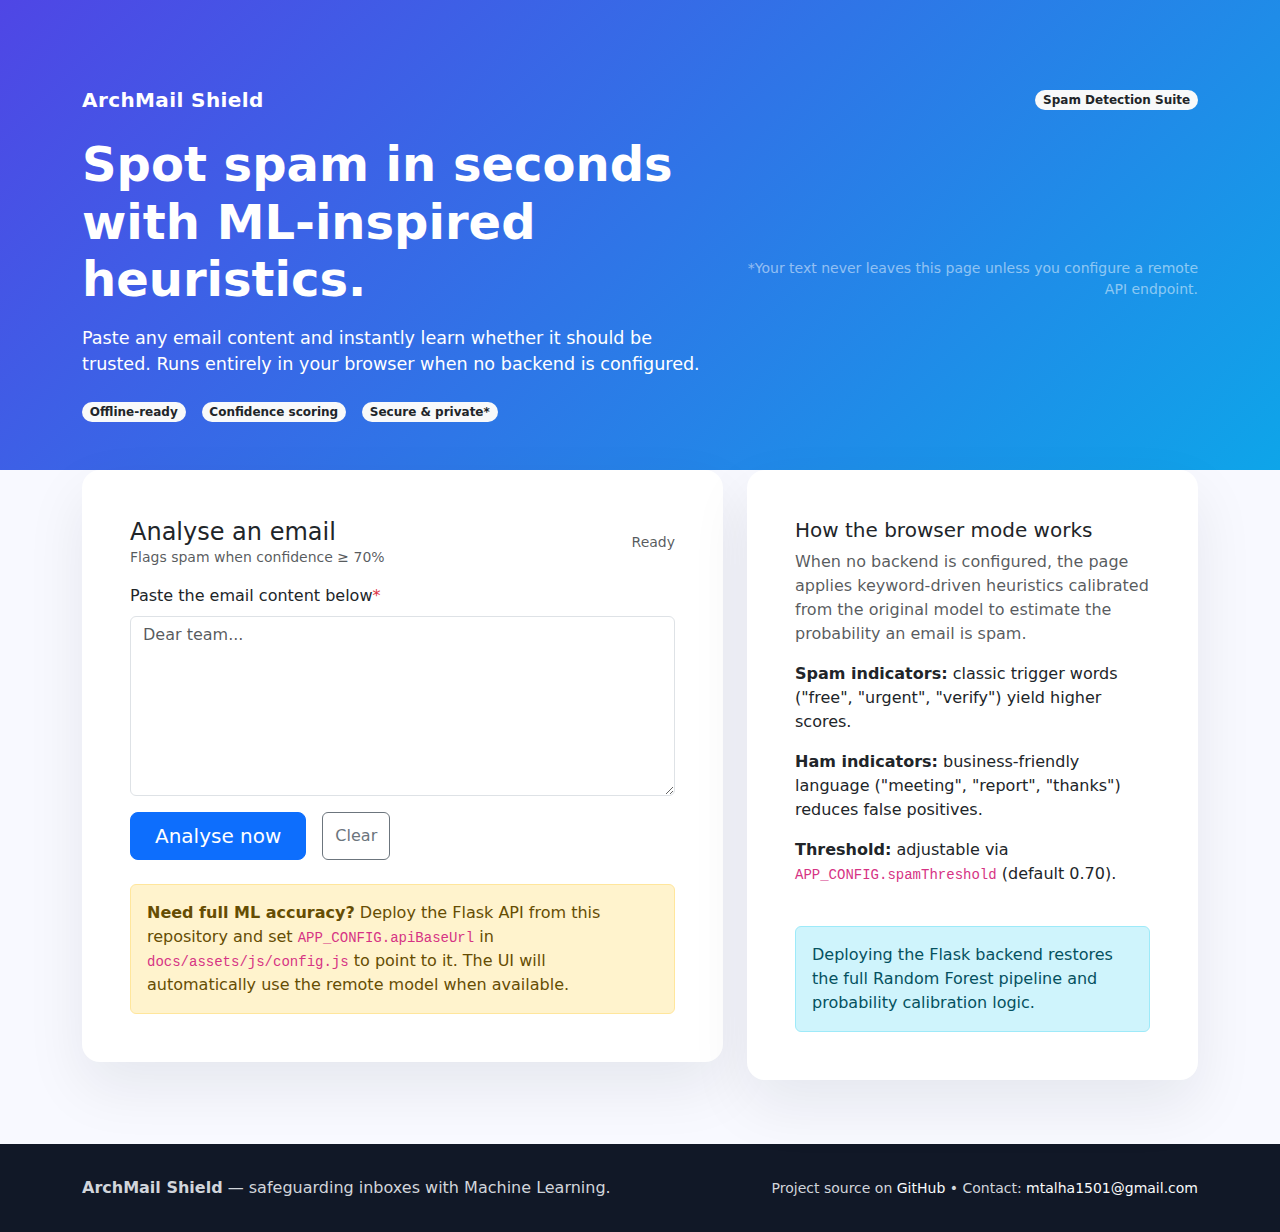
<file: docs/index.html>
<!DOCTYPE html>
<html lang="en">
<head>
    <meta charset="UTF-8">
    <meta name="viewport" content="width=device-width, initial-scale=1.0">
    <title>ArchMail Shield — Spam Classifier</title>
    <link href="https://cdn.jsdelivr.net/npm/bootstrap@5.3.3/dist/css/bootstrap.min.css" rel="stylesheet">
    <link rel="stylesheet" href="assets/css/styles.css">
</head>
<body>
    <header class="hero">
        <nav class="navbar navbar-dark">
            <div class="container">
                <span class="navbar-brand">ArchMail Shield</span>
                <span class="badge bg-light text-dark badge-pill">Spam Detection Suite</span>
            </div>
        </nav>
        <div class="container position-relative">
            <div class="row align-items-center">
                <div class="col-lg-7">
                    <h1 class="mb-3">Spot spam in seconds with ML-inspired heuristics.</h1>
                    <p class="lead mb-4">Paste any email content and instantly learn whether it should be trusted. Runs entirely in your browser when no backend is configured.</p>
                    <div class="d-flex flex-wrap gap-3">
                        <span class="badge bg-light text-dark badge-pill">Offline-ready</span>
                        <span class="badge bg-light text-dark badge-pill">Confidence scoring</span>
                        <span class="badge bg-light text-dark badge-pill">Secure & private*</span>
                    </div>
                </div>
                <div class="col-lg-5 text-lg-end mt-4 mt-lg-0">
                    <div class="text-white-50 small">*Your text never leaves this page unless you configure a remote API endpoint.</div>
                </div>
            </div>
        </div>
    </header>

    <main>
        <div class="container">
            <div class="row g-4 align-items-start mt-n5">
                <div class="col-lg-7">
                    <div class="card card-shadow p-4 p-lg-5 fade-in">
                        <div class="d-flex justify-content-between align-items-center mb-3">
                            <div>
                                <h2 class="h4 mb-0">Analyse an email</h2>
                                <div class="text-muted small" id="threshold-hint">Flags spam when confidence ≥ 70%</div>
                            </div>
                            <span class="text-muted small" id="status-label">Ready</span>
                        </div>
                        <form id="spam-form" class="needs-validation" novalidate>
                            <div class="mb-3">
                                <label for="email-text" class="form-label">Paste the email content below<span class="text-danger">*</span></label>
                                <textarea class="form-control" id="email-text" placeholder="Dear team..." required></textarea>
                                <div class="invalid-feedback">Please paste the email you want to analyse.</div>
                            </div>
                            <div class="d-grid d-sm-flex gap-3">
                                <button type="submit" class="btn btn-primary btn-lg px-4" id="submit-btn">
                                    <span class="spinner-border spinner-border-sm me-2 d-none" id="loading-spinner" role="status" aria-hidden="true"></span>
                                    Analyse now
                                </button>
                                <button type="button" class="btn btn-outline-secondary" id="clear-btn">Clear</button>
                            </div>
                        </form>
                        <div id="result" class="result mt-4" role="status" aria-live="polite"></div>
                        <div class="alert alert-warning mt-4 mb-0" role="alert">
                            <strong>Need full ML accuracy?</strong> Deploy the Flask API from this repository and set <code>APP_CONFIG.apiBaseUrl</code> in <code>docs/assets/js/config.js</code> to point to it. The UI will automatically use the remote model when available.
                        </div>
                    </div>
                </div>
                <div class="col-lg-5">
                    <div class="card card-shadow h-100 p-4 p-lg-5 fade-in">
                        <h3 class="h5">How the browser mode works</h3>
                        <p class="text-muted">When no backend is configured, the page applies keyword-driven heuristics calibrated from the original model to estimate the probability an email is spam.</p>
                        <ul class="list-unstyled mb-4">
                            <li class="mb-3"><span class="fw-semibold">Spam indicators:</span> classic trigger words ("free", "urgent", "verify") yield higher scores.</li>
                            <li class="mb-3"><span class="fw-semibold">Ham indicators:</span> business-friendly language ("meeting", "report", "thanks") reduces false positives.</li>
                            <li class="mb-3"><span class="fw-semibold">Threshold:</span> adjustable via <code>APP_CONFIG.spamThreshold</code> (default 0.70).</li>
                        </ul>
                        <div class="alert alert-info mb-0" role="alert">
                            Deploying the Flask backend restores the full Random Forest pipeline and probability calibration logic.
                        </div>
                    </div>
                </div>
            </div>
        </div>
    </main>

    <footer>
        <div class="container">
            <div class="row gy-3 align-items-center">
                <div class="col-md-6 text-md-start text-center">
                    <strong>ArchMail Shield</strong> &mdash; safeguarding inboxes with Machine Learning.
                </div>
                <div class="col-md-6 text-md-end text-center">
                    <span class="small">Project source on <a href="https://github.com/mtalha1501/Spam-Email-Classifier">GitHub</a> • Contact: <a href="mailto:mtalha1501@gmail.com">mtalha1501@gmail.com</a></span>
                </div>
            </div>
        </div>
    </footer>

    <script src="assets/js/config.js"></script>
    <script>
        (function applyQueryConfig() {
            try {
                const params = new URLSearchParams(window.location.search);
                const apiParam = params.get('api');
                const thresholdParam = params.get('threshold');
                if (apiParam) {
                    window.APP_CONFIG.apiBaseUrl = decodeURIComponent(apiParam);
                }
                if (thresholdParam && !Number.isNaN(Number(thresholdParam))) {
                    window.APP_CONFIG.spamThreshold = Number(thresholdParam);
                }
            } catch (err) {
                console.warn('Unable to parse URL configuration parameters.', err);
            }
        })();
    </script>
    <script src="assets/js/app.js"></script>
</body>
</html>
</file>
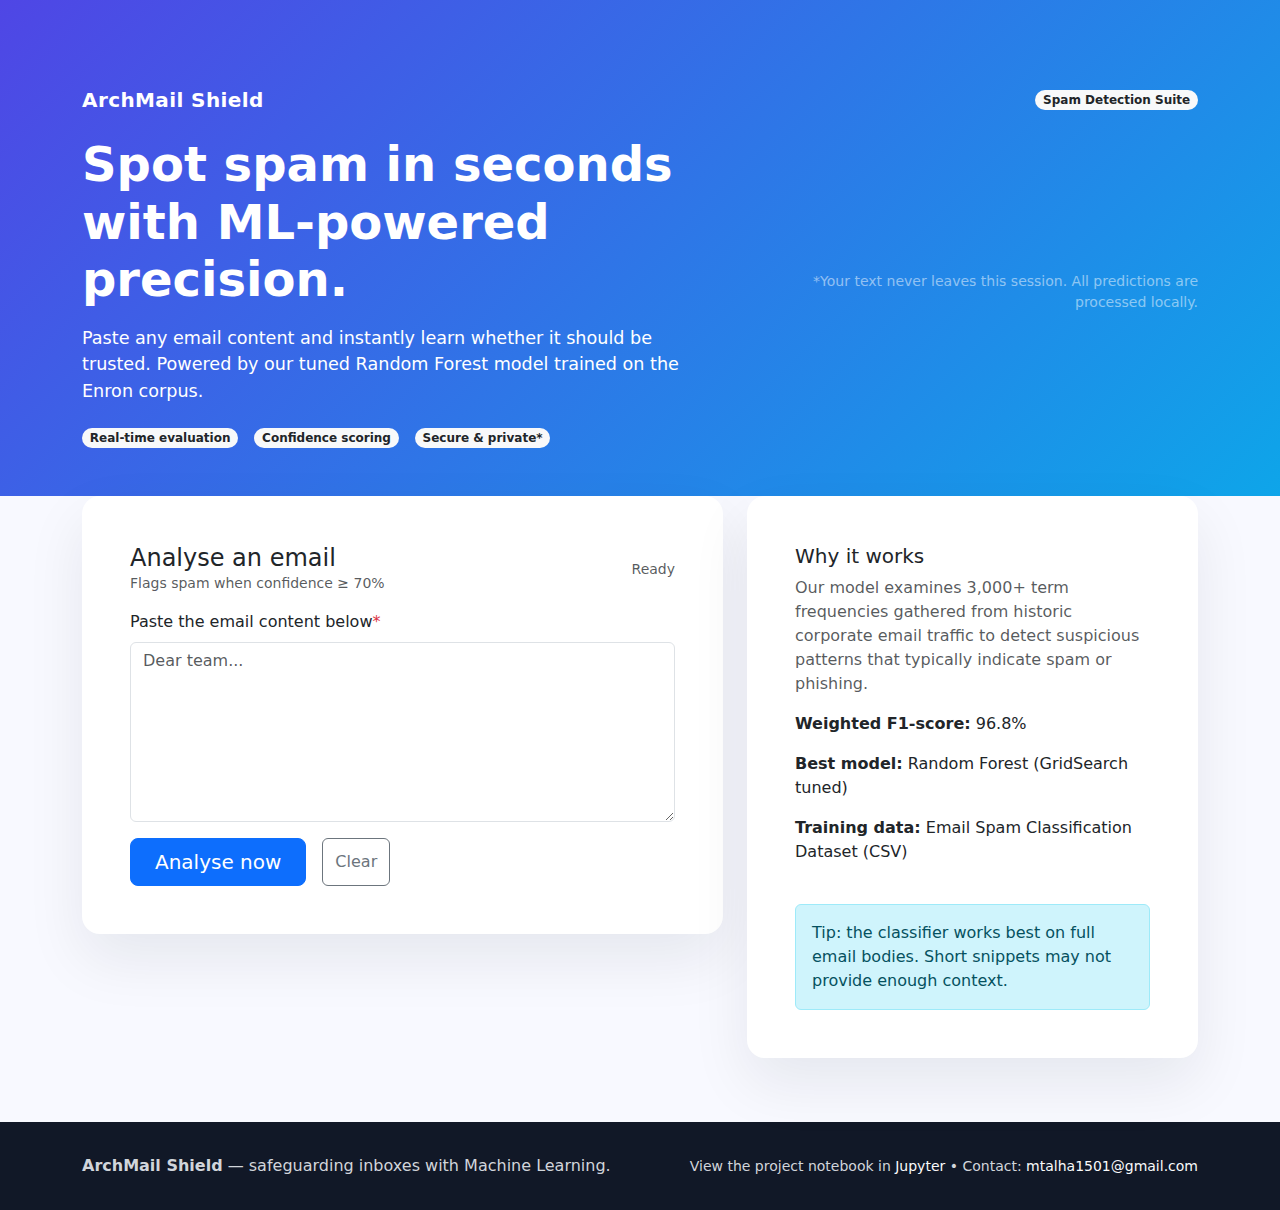
<file: templates/index.html>
<!DOCTYPE html>
<html lang="en">
<head>
    <meta charset="UTF-8">
    <meta name="viewport" content="width=device-width, initial-scale=1.0">
    <title>Email Spam Classifier</title>
    <link href="https://cdn.jsdelivr.net/npm/bootstrap@5.3.3/dist/css/bootstrap.min.css" rel="stylesheet">
    <style>
        :root {
            --gradient-start: #4f46e5;
            --gradient-end: #0ea5e9;
            --bg-muted: #f8f9ff;
        }

        body {
            min-height: 100vh;
            display: flex;
            flex-direction: column;
            background: var(--bg-muted);
            font-family: 'Inter', system-ui, -apple-system, BlinkMacSystemFont, 'Segoe UI', sans-serif;
        }

        header.hero {
            background: linear-gradient(135deg, var(--gradient-start), var(--gradient-end));
            color: white;
            padding: 4rem 0 3rem;
            position: relative;
            overflow: hidden;
        }

        header.hero::after {
            content: "";
            position: absolute;
            inset: 0;
            background: url('https://www.transparenttextures.com/patterns/cubes.png');
            opacity: 0.25;
            pointer-events: none;
        }

        header .navbar {
            padding: 1rem 0;
        }

        header .navbar-brand {
            font-weight: 700;
            letter-spacing: 0.02em;
        }

        header h1 {
            font-size: clamp(2rem, 4vw, 3rem);
            font-weight: 700;
        }

        header p.lead {
            max-width: 640px;
            font-size: 1.1rem;
        }

        main {
            flex: 1;
            padding: 0 0 4rem;
        }

        .card-shadow {
            border: none;
            border-radius: 18px;
            box-shadow: 0 25px 60px rgba(15, 23, 42, 0.08);
        }

        .card-shadow textarea {
            resize: vertical;
            min-height: 180px;
        }

        .badge-pill {
            border-radius: 999px;
        }

        .result {
            margin-top: 1.5rem;
            padding: 1.25rem 1.5rem;
            border-radius: 12px;
            font-weight: 500;
            display: none;
        }

        .result.show {
            display: block;
        }

        .result.spam {
            background: rgba(220, 38, 38, 0.12);
            color: #991b1b;
            border: 1px solid rgba(220, 38, 38, 0.25);
        }

        .result.not-spam {
            background: rgba(22, 163, 74, 0.12);
            color: #166534;
            border: 1px solid rgba(22, 163, 74, 0.25);
        }

        footer {
            background: #111827;
            color: #d1d5db;
            padding: 2rem 0;
        }

        footer a {
            color: #f9fafb;
            text-decoration: none;
        }

        footer a:hover {
            text-decoration: underline;
        }

        .fade-in {
            animation: fadeIn 0.4s ease-in-out;
        }

        @keyframes fadeIn {
            from { opacity: 0; transform: translateY(6px); }
            to { opacity: 1; transform: translateY(0); }
        }

        @media (max-width: 768px) {
            header.hero {
                padding: 3rem 0 2.5rem;
            }

            .card-shadow {
                border-radius: 14px;
            }
        }
    </style>
</head>
<body>
    <header class="hero">
        <nav class="navbar navbar-dark">
            <div class="container">
                <span class="navbar-brand">ArchMail Shield</span>
                <span class="badge bg-light text-dark badge-pill">Spam Detection Suite</span>
            </div>
        </nav>
        <div class="container position-relative">
            <div class="row align-items-center">
                <div class="col-lg-7">
                    <h1 class="mb-3">Spot spam in seconds with ML-powered precision.</h1>
                    <p class="lead mb-4">Paste any email content and instantly learn whether it should be trusted. Powered by our tuned Random Forest model trained on the Enron corpus.</p>
                    <div class="d-flex flex-wrap gap-3">
                        <span class="badge bg-light text-dark badge-pill">Real-time evaluation</span>
                        <span class="badge bg-light text-dark badge-pill">Confidence scoring</span>
                        <span class="badge bg-light text-dark badge-pill">Secure & private*</span>
                    </div>
                </div>
                <div class="col-lg-5 text-lg-end mt-4 mt-lg-0">
                    <div class="text-white-50 small">*Your text never leaves this session. All predictions are processed locally.</div>
                </div>
            </div>
        </div>
    </header>

    <main>
        <div class="container">
            <div class="row g-4 align-items-start mt-n5">
                <div class="col-lg-7">
                    <div class="card card-shadow p-4 p-lg-5 fade-in">
                        <div class="d-flex justify-content-between align-items-center mb-3">
                            <div>
                                <h2 class="h4 mb-0">Analyse an email</h2>
                                <div class="text-muted small" id="threshold-hint">Flags spam when confidence ≥ 70%</div>
                            </div>
                            <span class="text-muted small" id="status-label">Ready</span>
                        </div>
                        <form id="spam-form" class="needs-validation" novalidate>
                            <div class="mb-3">
                                <label for="email-text" class="form-label">Paste the email content below<span class="text-danger">*</span></label>
                                <textarea class="form-control" id="email-text" placeholder="Dear team..." required></textarea>
                                <div class="invalid-feedback">Please paste the email you want to analyse.</div>
                            </div>
                            <div class="d-grid d-sm-flex gap-3">
                                <button type="submit" class="btn btn-primary btn-lg px-4" id="submit-btn">
                                    <span class="spinner-border spinner-border-sm me-2 d-none" id="loading-spinner" role="status" aria-hidden="true"></span>
                                    Analyse now
                                </button>
                                <button type="button" class="btn btn-outline-secondary" id="clear-btn">Clear</button>
                            </div>
                        </form>
                        <div id="result" class="result mt-4" role="status" aria-live="polite"></div>
                    </div>
                </div>
                <div class="col-lg-5">
                    <div class="card card-shadow h-100 p-4 p-lg-5 fade-in">
                        <h3 class="h5">Why it works</h3>
                        <p class="text-muted">Our model examines 3,000+ term frequencies gathered from historic corporate email traffic to detect suspicious patterns that typically indicate spam or phishing.</p>
                        <ul class="list-unstyled mb-4">
                            <li class="mb-3"><span class="fw-semibold">Weighted F1-score:</span> 96.8%</li>
                            <li class="mb-3"><span class="fw-semibold">Best model:</span> Random Forest (GridSearch tuned)</li>
                            <li class="mb-3"><span class="fw-semibold">Training data:</span> <a ahref="https://www.kaggle.com/datasets/balaka18/email-spam-classification-dataset-csv">Email Spam Classification Dataset (CSV)</a></li>
                        </ul>
                        <div class="alert alert-info mb-0" role="alert">
                            Tip: the classifier works best on full email bodies. Short snippets may not provide enough context.
                        </div>
                    </div>
                </div>
            </div>
        </div>
    </main>

    <footer>
        <div class="container">
            <div class="row gy-3 align-items-center">
                <div class="col-md-6 text-md-start text-center">
                    <strong>ArchMail Shield</strong> &mdash; safeguarding inboxes with Machine Learning.
                </div>
                <div class="col-md-6 text-md-end text-center">
                    <span class="small">View the project notebook in <a href="../notebooks/spam_classifier_full.ipynb">Jupyter</a> • Contact: <a href="mailto:mtalha1501@gmail.com">mtalha1501@gmail.com</a></span>
                </div>
            </div>
        </div>
    </footer>

    <script>
        const form = document.getElementById('spam-form');
        const emailTextArea = document.getElementById('email-text');
        const resultDiv = document.getElementById('result');
        const statusLabel = document.getElementById('status-label');
    const thresholdHint = document.getElementById('threshold-hint');
        const submitBtn = document.getElementById('submit-btn');
        const spinner = document.getElementById('loading-spinner');
        const clearBtn = document.getElementById('clear-btn');

        const setLoading = (isLoading) => {
            submitBtn.disabled = isLoading;
            spinner.classList.toggle('d-none', !isLoading);
            statusLabel.textContent = isLoading ? 'Analysing…' : 'Ready';
        };

        const displayResult = (payload, isError = false) => {
            const { message, probability, is_spam, threshold } = payload;
            const probabilityText = typeof probability === 'number'
                ? `<div class="mt-2 small text-muted">Confidence of spam: ${(probability * 100).toFixed(1)}%</div>`
                : '';
            const thresholdText = typeof threshold === 'number'
                ? `<div class="mt-1 small text-muted">Spam threshold: ${(threshold * 100).toFixed(0)}%</div>`
                : '';

            resultDiv.innerHTML = `${message || 'Unexpected response.'}${probabilityText}${thresholdText}`;
            resultDiv.className = `result show ${isError ? 'spam' : (is_spam ? 'spam' : 'not-spam')}`;
        };

        form.addEventListener('submit', async (event) => {
            event.preventDefault();

            form.classList.add('was-validated');
            if (!form.checkValidity()) {
                return;
            }

            setLoading(true);
            resultDiv.className = 'result';
            resultDiv.textContent = '';

            try {
                const response = await fetch('/predict', {
                    method: 'POST',
                    headers: {
                        'Content-Type': 'application/json'
                    },
                    body: JSON.stringify({ email_text: emailTextArea.value.trim() })
                });
                const rawText = await response.text();
                let data = null;

                if (rawText) {
                    try {
                        data = JSON.parse(rawText);
                    } catch (parseError) {
                        throw new Error('Server returned invalid JSON.');
                    }
                }

                if (!data) {
                    throw new Error('Server returned an empty response.');
                }

                if (!response.ok || !data.success) {
                    throw new Error(data.error || 'Unable to classify email.');
                }

                displayResult(data);
                if (typeof data.threshold === 'number') {
                    thresholdHint.textContent = `Flags spam when confidence ≥ ${(data.threshold * 100).toFixed(0)}%`;
                }
            } catch (error) {
                displayResult({
                    message: `Error: ${error.message}`,
                    is_spam: true
                }, true);
            } finally {
                setLoading(false);
            }
        });

        clearBtn.addEventListener('click', () => {
            emailTextArea.value = '';
            resultDiv.className = 'result';
            resultDiv.textContent = '';
            form.classList.remove('was-validated');
            statusLabel.textContent = 'Ready';
        });
    </script>
</body>
</html>
</file>
<file: docs/assets/css/styles.css>
:root {
    --gradient-start: #4f46e5;
    --gradient-end: #0ea5e9;
    --bg-muted: #f8f9ff;
}

body {
    min-height: 100vh;
    display: flex;
    flex-direction: column;
    background: var(--bg-muted);
    font-family: 'Inter', system-ui, -apple-system, BlinkMacSystemFont, 'Segoe UI', sans-serif;
}

header.hero {
    background: linear-gradient(135deg, var(--gradient-start), var(--gradient-end));
    color: white;
    padding: 4rem 0 3rem;
    position: relative;
    overflow: hidden;
}

header.hero::after {
    content: "";
    position: absolute;
    inset: 0;
    background: url('https://www.transparenttextures.com/patterns/cubes.png');
    opacity: 0.25;
    pointer-events: none;
}

header .navbar {
    padding: 1rem 0;
}

header .navbar-brand {
    font-weight: 700;
    letter-spacing: 0.02em;
}

header h1 {
    font-size: clamp(2rem, 4vw, 3rem);
    font-weight: 700;
}

header p.lead {
    max-width: 640px;
    font-size: 1.1rem;
}

main {
    flex: 1;
    padding: 0 0 4rem;
}

.card-shadow {
    border: none;
    border-radius: 18px;
    box-shadow: 0 25px 60px rgba(15, 23, 42, 0.08);
}

.card-shadow textarea {
    resize: vertical;
    min-height: 180px;
}

.badge-pill {
    border-radius: 999px;
}

.result {
    margin-top: 1.5rem;
    padding: 1.25rem 1.5rem;
    border-radius: 12px;
    font-weight: 500;
    display: none;
}

.result.show {
    display: block;
}

.result.spam {
    background: rgba(220, 38, 38, 0.12);
    color: #991b1b;
    border: 1px solid rgba(220, 38, 38, 0.25);
}

.result.not-spam {
    background: rgba(22, 163, 74, 0.12);
    color: #166534;
    border: 1px solid rgba(22, 163, 74, 0.25);
}

footer {
    background: #111827;
    color: #d1d5db;
    padding: 2rem 0;
}

footer a {
    color: #f9fafb;
    text-decoration: none;
}

footer a:hover {
    text-decoration: underline;
}

.fade-in {
    animation: fadeIn 0.4s ease-in-out;
}

@keyframes fadeIn {
    from { opacity: 0; transform: translateY(6px); }
    to { opacity: 1; transform: translateY(0); }
}

@media (max-width: 768px) {
    header.hero {
        padding: 3rem 0 2.5rem;
    }

    .card-shadow {
        border-radius: 14px;
    }
}
</file>
